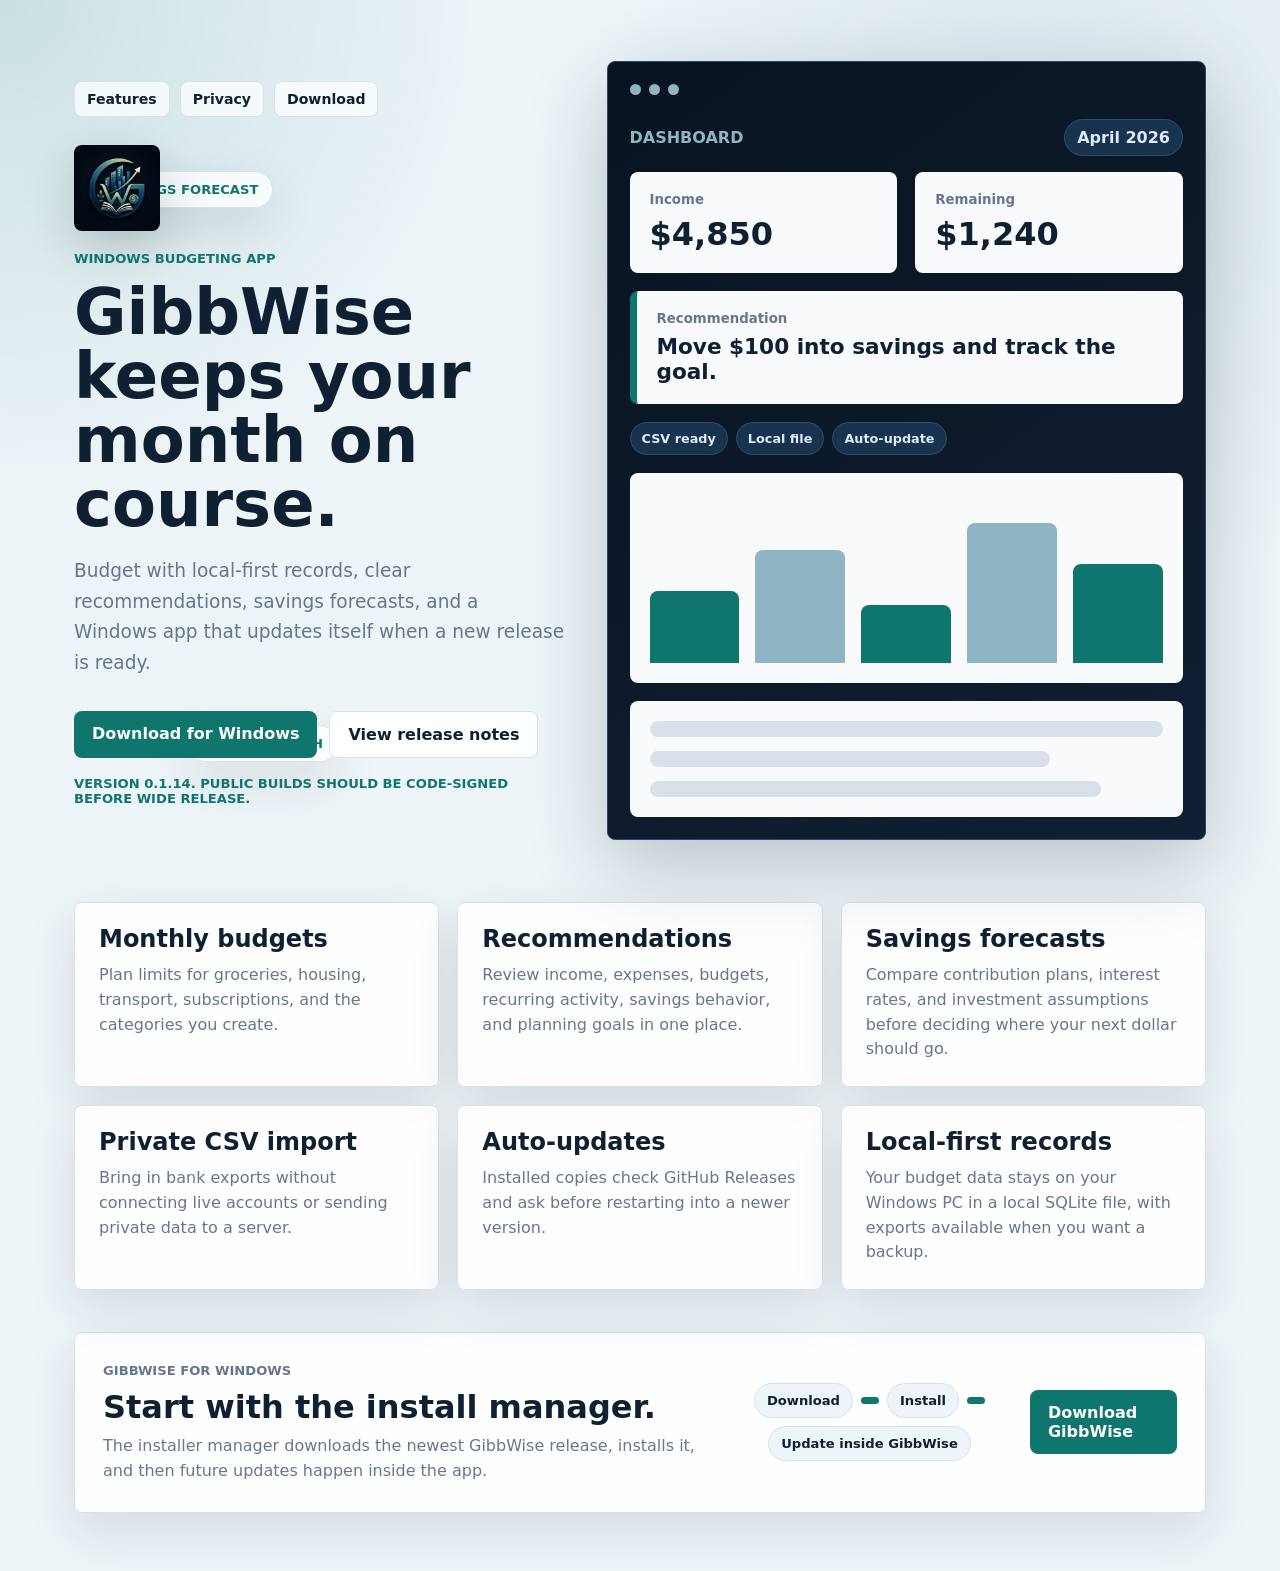
<file: index.html>
<!doctype html>
<html lang="en">
  <head>
    <meta charset="UTF-8" />
    <meta name="viewport" content="width=device-width, initial-scale=1.0" />
    <title>GibbWise - Windows Budgeting App</title>
    <meta
      name="description"
      content="GibbWise is a Windows budgeting app for tracking monthly budgets, transactions, CSV imports, recommendations, savings forecasts, and local-first money plans."
    />
    <meta name="robots" content="index, follow" />
    <meta name="author" content="GibbsLLC" />
    <link rel="canonical" href="https://gibbsllc.github.io/GibbWise-Releases/" />
    <link rel="icon" href="./logo.png" />
    <link rel="apple-touch-icon" href="./logo.png" />
    <link rel="manifest" href="./manifest.webmanifest" />
    <meta property="og:type" content="website" />
    <meta property="og:title" content="GibbWise - Windows Budgeting App" />
    <meta
      property="og:description"
      content="Plan budgets, track income and expenses, import CSVs, review recommendations, and forecast savings in a local-first Windows app."
    />
    <meta property="og:url" content="https://gibbsllc.github.io/GibbWise-Releases/" />
    <meta property="og:image" content="https://gibbsllc.github.io/GibbWise-Releases/logo.png" />
    <meta name="twitter:card" content="summary" />
    <meta name="twitter:title" content="GibbWise - Windows Budgeting App" />
    <meta
      name="twitter:description"
      content="A local-first Windows budgeting app with budgets, transaction tracking, recommendations, CSV import, and savings forecasts."
    />
    <meta name="twitter:image" content="https://gibbsllc.github.io/GibbWise-Releases/logo.png" />
    <link rel="stylesheet" href="./styles.css" />
    <script type="application/ld+json">
      {
        "@context": "https://schema.org",
        "@type": "SoftwareApplication",
        "name": "GibbWise",
        "applicationCategory": "FinanceApplication",
        "operatingSystem": "Windows",
        "description": "GibbWise is a local-first Windows budgeting app for monthly budgets, transactions, CSV imports, recommendations, and savings forecasts.",
        "downloadUrl": "https://github.com/GibbsLLC/GibbWise-Releases/releases/latest/download/GibbWise-Install-Manager.exe",
        "publisher": {
          "@type": "Organization",
          "name": "GibbsLLC"
        },
        "offers": {
          "@type": "Offer",
          "price": "0",
          "priceCurrency": "USD"
        }
      }
    </script>
  </head>
  <body>
    <main>
      <section class="hero">
        <div class="floating-pills" aria-hidden="true">
          <span class="floating-pill pill-one">Savings forecast</span>
          <span class="floating-pill pill-two">Safe to spend</span>
          <span class="floating-pill pill-three">Budget health</span>
          <span class="floating-pill pill-four">Recurring income</span>
        </div>
        <div class="hero-copy">
          <nav class="site-nav" aria-label="GibbWise website">
            <a href="#features">Features</a>
            <a href="#privacy">Privacy</a>
            <a href="#download">Download</a>
          </nav>
          <img class="site-logo" src="./logo.png" alt="GibbWise logo" />
          <p class="eyebrow">Windows budgeting app</p>
          <h1>GibbWise keeps your month on course.</h1>
          <p class="lede">
            Budget with local-first records, clear recommendations, savings forecasts, and a Windows app that updates itself when a new release is ready.
          </p>
          <div class="actions" id="download">
            <a class="primary-link" href="https://github.com/GibbsLLC/GibbWise-Releases/releases/latest/download/GibbWise-Install-Manager.exe">
              Download for Windows
            </a>
            <a class="secondary-link" href="https://github.com/GibbsLLC/GibbWise-Releases/releases/latest">
              View release notes
            </a>
          </div>
          <p class="fine-print">Version 0.1.14. Public builds should be code-signed before wide release.</p>
        </div>
        <div class="product-shot" aria-label="GibbWise app preview">
          <div class="window-bar">
            <span></span>
            <span></span>
            <span></span>
          </div>
          <div class="preview-header">
            <span>Dashboard</span>
            <strong>April 2026</strong>
          </div>
          <div class="shot-grid">
            <div class="metric">
              <small>Income</small>
              <strong>$4,850</strong>
            </div>
            <div class="metric">
              <small>Remaining</small>
              <strong>$1,240</strong>
            </div>
            <div class="recommendation-card">
              <small>Recommendation</small>
              <strong>Move $100 into savings and track the goal.</strong>
            </div>
            <div class="mini-pills" aria-hidden="true">
              <span>CSV ready</span>
              <span>Local file</span>
              <span>Auto-update</span>
            </div>
            <div class="chart-bars">
              <i style="height: 42%"></i>
              <i style="height: 66%"></i>
              <i style="height: 34%"></i>
              <i style="height: 82%"></i>
              <i style="height: 58%"></i>
            </div>
            <div class="ledger-lines">
              <span></span>
              <span></span>
              <span></span>
            </div>
          </div>
        </div>
      </section>

      <section class="feature-grid" id="features">
        <article>
          <h2>Monthly budgets</h2>
          <p>Plan limits for groceries, housing, transport, subscriptions, and the categories you create.</p>
        </article>
        <article>
          <h2>Recommendations</h2>
          <p>Review income, expenses, budgets, recurring activity, savings behavior, and planning goals in one place.</p>
        </article>
        <article>
          <h2>Savings forecasts</h2>
          <p>Compare contribution plans, interest rates, and investment assumptions before deciding where your next dollar should go.</p>
        </article>
        <article>
          <h2>Private CSV import</h2>
          <p>Bring in bank exports without connecting live accounts or sending private data to a server.</p>
        </article>
        <article>
          <h2>Auto-updates</h2>
          <p>Installed copies check GitHub Releases and ask before restarting into a newer version.</p>
        </article>
        <article id="privacy">
          <h2>Local-first records</h2>
          <p>Your budget data stays on your Windows PC in a local SQLite file, with exports available when you want a backup.</p>
        </article>
      </section>

      <section class="download-panel">
        <div>
          <p class="eyebrow">GibbWise for Windows</p>
          <h2>Start with the install manager.</h2>
          <p>The installer manager downloads the newest GibbWise release, installs it, and then future updates happen inside the app.</p>
        </div>
        <div class="install-steps" aria-label="Install flow">
          <span>Download</span>
          <i></i>
          <span>Install</span>
          <i></i>
          <span>Update inside GibbWise</span>
        </div>
        <a class="primary-link" href="https://github.com/GibbsLLC/GibbWise-Releases/releases/latest/download/GibbWise-Install-Manager.exe">
          Download GibbWise
        </a>
      </section>
    </main>
  </body>
</html>
</file>
<file: styles.css>
:root {
  --bg: #eef5f9;
  --ink: #102033;
  --muted: #66778d;
  --panel: #ffffff;
  --border: #d8e1ea;
  --accent: #0f766e;
  --accent-dark: #115e59;
  --navy: #07121f;
  --navy-soft: #102033;
  --blue-soft: #8fb4c4;
  color: var(--ink);
  background: var(--bg);
  font-family: Inter, ui-sans-serif, system-ui, -apple-system, BlinkMacSystemFont, "Segoe UI", sans-serif;
  font-synthesis: none;
  text-rendering: optimizeLegibility;
  -webkit-font-smoothing: antialiased;
  -moz-osx-font-smoothing: grayscale;
}

* {
  box-sizing: border-box;
}

html {
  scroll-behavior: smooth;
}

body {
  margin: 0;
}

body::before {
  background:
    radial-gradient(circle at top left, rgba(15, 118, 110, 0.16), transparent 32rem),
    radial-gradient(circle at 80% 20%, rgba(143, 180, 196, 0.24), transparent 28rem);
  content: "";
  inset: 0;
  pointer-events: none;
  position: fixed;
  z-index: -1;
}

main {
  margin: 0 auto;
  max-width: 1180px;
  padding: 40px 24px;
}

.hero {
  align-items: center;
  display: grid;
  gap: 42px;
  grid-template-columns: minmax(0, 0.9fr) minmax(0, 1.1fr);
  min-height: calc(100vh - 80px);
  position: relative;
}

.hero-copy,
.product-shot {
  position: relative;
  z-index: 1;
}

.floating-pills {
  inset: 0;
  pointer-events: none;
  position: absolute;
  z-index: 0;
}

.floating-pill {
  animation: float-pill 8s ease-in-out infinite;
  background: rgba(255, 255, 255, 0.76);
  border: 1px solid var(--border);
  border-radius: 999px;
  box-shadow: 0 18px 50px rgba(16, 32, 51, 0.12);
  color: var(--accent);
  font-size: 0.82rem;
  font-weight: 900;
  padding: 10px 14px;
  position: absolute;
  text-transform: uppercase;
}

.pill-one {
  left: 2%;
  top: 16%;
}

.pill-two {
  animation-delay: -2s;
  right: 2%;
  top: 13%;
}

.pill-three {
  animation-delay: -4s;
  bottom: 12%;
  left: 10%;
}

.pill-four {
  animation-delay: -6s;
  bottom: 20%;
  right: 4%;
}

.site-nav {
  align-items: center;
  display: flex;
  flex-wrap: wrap;
  gap: 10px;
  margin-bottom: 28px;
}

.site-nav a {
  background: rgba(255, 255, 255, 0.72);
  border: 1px solid var(--border);
  border-radius: 8px;
  color: var(--ink);
  font-size: 0.88rem;
  font-weight: 900;
  padding: 9px 12px;
  text-decoration: none;
}

.site-nav a:hover {
  border-color: #9fb2c7;
  transform: translateY(-1px);
}

.eyebrow,
.fine-print {
  color: var(--accent);
  font-size: 0.82rem;
  font-weight: 900;
  text-transform: uppercase;
}

.site-logo {
  border-radius: 8px;
  box-shadow: 0 18px 50px rgba(16, 32, 51, 0.18);
  display: block;
  height: 86px;
  margin-bottom: 20px;
  width: 86px;
}

h1 {
  font-size: 4rem;
  line-height: 1;
  margin: 14px 0 20px;
  max-width: 680px;
}

h2 {
  line-height: 1.08;
  margin: 0;
}

.lede {
  color: var(--muted);
  font-size: 1.16rem;
  line-height: 1.65;
  max-width: 650px;
}

.actions {
  display: flex;
  flex-wrap: wrap;
  gap: 12px;
  margin: 32px 0 18px;
}

.primary-link,
.secondary-link {
  border-radius: 8px;
  display: inline-flex;
  font-weight: 900;
  justify-content: center;
  padding: 13px 18px;
  text-decoration: none;
  transition: background 160ms ease, border-color 160ms ease, box-shadow 160ms ease, transform 160ms ease;
}

.primary-link {
  background: var(--accent);
  color: #ffffff;
}

.primary-link:hover {
  background: var(--accent-dark);
  box-shadow: 0 14px 34px rgba(15, 118, 110, 0.24);
  transform: translateY(-2px);
}

.secondary-link {
  background: #ffffff;
  border: 1px solid var(--border);
  color: var(--ink);
}

.secondary-link:hover {
  border-color: #9fb2c7;
  transform: translateY(-2px);
}

.product-shot {
  background:
    linear-gradient(145deg, rgba(7, 18, 31, 0.94), rgba(16, 32, 51, 0.98)),
    var(--navy-soft);
  border: 1px solid #294968;
  border-radius: 8px;
  box-shadow: 0 26px 80px rgba(16, 32, 51, 0.24);
  min-height: 520px;
  overflow: hidden;
  padding: 22px;
  transform: translateZ(0);
  transition: box-shadow 220ms ease, transform 220ms ease;
}

.product-shot:hover {
  box-shadow: 0 32px 90px rgba(16, 32, 51, 0.32);
  transform: translateY(-3px);
}

.window-bar {
  display: flex;
  gap: 8px;
  margin-bottom: 24px;
}

.window-bar span {
  background: var(--blue-soft);
  border-radius: 999px;
  height: 11px;
  width: 11px;
}

.preview-header {
  align-items: center;
  color: #f8fafc;
  display: flex;
  justify-content: space-between;
  margin: 0 0 16px;
}

.preview-header span {
  color: var(--blue-soft);
  font-weight: 900;
  text-transform: uppercase;
}

.preview-header strong {
  background: #19324d;
  border: 1px solid #2b4f73;
  border-radius: 999px;
  color: #dbeafe;
  padding: 8px 12px;
}

.shot-grid {
  display: grid;
  gap: 18px;
  grid-template-columns: 1fr 1fr;
}

.metric,
.chart-bars,
.ledger-lines,
.recommendation-card {
  background: #f8fafc;
  border-radius: 8px;
  padding: 20px;
}

.metric,
.recommendation-card {
  display: grid;
  gap: 8px;
  transition: transform 160ms ease, box-shadow 160ms ease;
}

.metric:hover,
.recommendation-card:hover {
  box-shadow: 0 12px 24px rgba(7, 18, 31, 0.12);
  transform: translateY(-3px);
}

.metric small,
.recommendation-card small {
  color: var(--muted);
  font-weight: 800;
}

.metric strong {
  font-size: 2rem;
}

.recommendation-card {
  border-left: 7px solid var(--accent);
  grid-column: span 2;
}

.recommendation-card strong {
  font-size: 1.35rem;
}

.mini-pills {
  display: flex;
  flex-wrap: wrap;
  gap: 8px;
  grid-column: span 2;
}

.mini-pills span {
  animation: soft-pop 4s ease-in-out infinite;
  background: #19324d;
  border: 1px solid #2b4f73;
  border-radius: 999px;
  color: #dbeafe;
  font-size: 0.8rem;
  font-weight: 900;
  padding: 8px 11px;
}

.mini-pills span:nth-child(2) {
  animation-delay: -1.3s;
}

.mini-pills span:nth-child(3) {
  animation-delay: -2.6s;
}

.chart-bars {
  align-items: end;
  display: flex;
  gap: 16px;
  grid-column: span 2;
  height: 210px;
}

.chart-bars i {
  animation: bar-breathe 5s ease-in-out infinite;
  background: var(--accent);
  border-radius: 8px 8px 0 0;
  flex: 1;
}

.chart-bars i:nth-child(2) {
  animation-delay: -1s;
}

.chart-bars i:nth-child(3) {
  animation-delay: -2s;
}

.chart-bars i:nth-child(4) {
  animation-delay: -3s;
}

.chart-bars i:nth-child(5) {
  animation-delay: -4s;
}

.chart-bars i:nth-child(2),
.chart-bars i:nth-child(4) {
  background: var(--blue-soft);
}

.ledger-lines {
  display: grid;
  gap: 14px;
  grid-column: span 2;
}

.ledger-lines span {
  background: #d8e1ea;
  border-radius: 999px;
  height: 16px;
}

.ledger-lines span:nth-child(2) {
  width: 78%;
}

.ledger-lines span:nth-child(3) {
  width: 88%;
}

.feature-grid {
  display: grid;
  gap: 18px;
  grid-template-columns: repeat(3, 1fr);
  margin-top: 42px;
}

article,
.download-panel {
  background: rgba(255, 255, 255, 0.9);
  border: 1px solid var(--border);
  border-radius: 8px;
  box-shadow: 0 18px 50px rgba(16, 32, 51, 0.12);
}

article {
  padding: 24px;
  transition: border-color 160ms ease, box-shadow 160ms ease, transform 160ms ease;
}

article:hover {
  border-color: #9fb2c7;
  box-shadow: 0 24px 60px rgba(16, 32, 51, 0.16);
  transform: translateY(-4px);
}

article h2 {
  margin: 0 0 10px;
}

article p,
.download-panel p {
  color: var(--muted);
  line-height: 1.55;
  margin: 0;
}

.download-panel {
  align-items: center;
  display: flex;
  gap: 24px;
  justify-content: space-between;
  margin: 42px 0 18px;
  padding: 28px;
}

.download-panel h2 {
  font-size: 2rem;
  margin: 8px 0 10px;
}

.install-steps {
  align-items: center;
  display: flex;
  flex-wrap: wrap;
  gap: 8px;
  justify-content: center;
}

.install-steps span {
  background: #eef5f9;
  border: 1px solid var(--border);
  border-radius: 999px;
  color: var(--ink);
  font-size: 0.82rem;
  font-weight: 900;
  padding: 9px 12px;
}

.install-steps i {
  background: var(--accent);
  border-radius: 999px;
  height: 7px;
  width: 18px;
}

@keyframes float-pill {
  0%,
  100% {
    transform: translate3d(0, 0, 0) rotate(-1deg);
  }

  50% {
    transform: translate3d(12px, -16px, 0) rotate(2deg);
  }
}

@keyframes soft-pop {
  0%,
  100% {
    transform: translateY(0);
  }

  50% {
    transform: translateY(-3px);
  }
}

@keyframes bar-breathe {
  0%,
  100% {
    filter: saturate(0.9);
    transform: scaleY(1);
    transform-origin: bottom;
  }

  50% {
    filter: saturate(1.2);
    transform: scaleY(1.05);
    transform-origin: bottom;
  }
}

@media (max-width: 920px) {
  .hero,
  .feature-grid {
    grid-template-columns: 1fr;
  }

  h1 {
    font-size: 2.8rem;
  }

  .download-panel {
    align-items: stretch;
    flex-direction: column;
  }

  .floating-pills {
    display: none;
  }
}

@media (prefers-reduced-motion: reduce) {
  html {
    scroll-behavior: auto;
  }

  *,
  *::before,
  *::after {
    animation-duration: 1ms !important;
    animation-iteration-count: 1 !important;
    scroll-behavior: auto !important;
    transition-duration: 1ms !important;
  }
}
</file>
